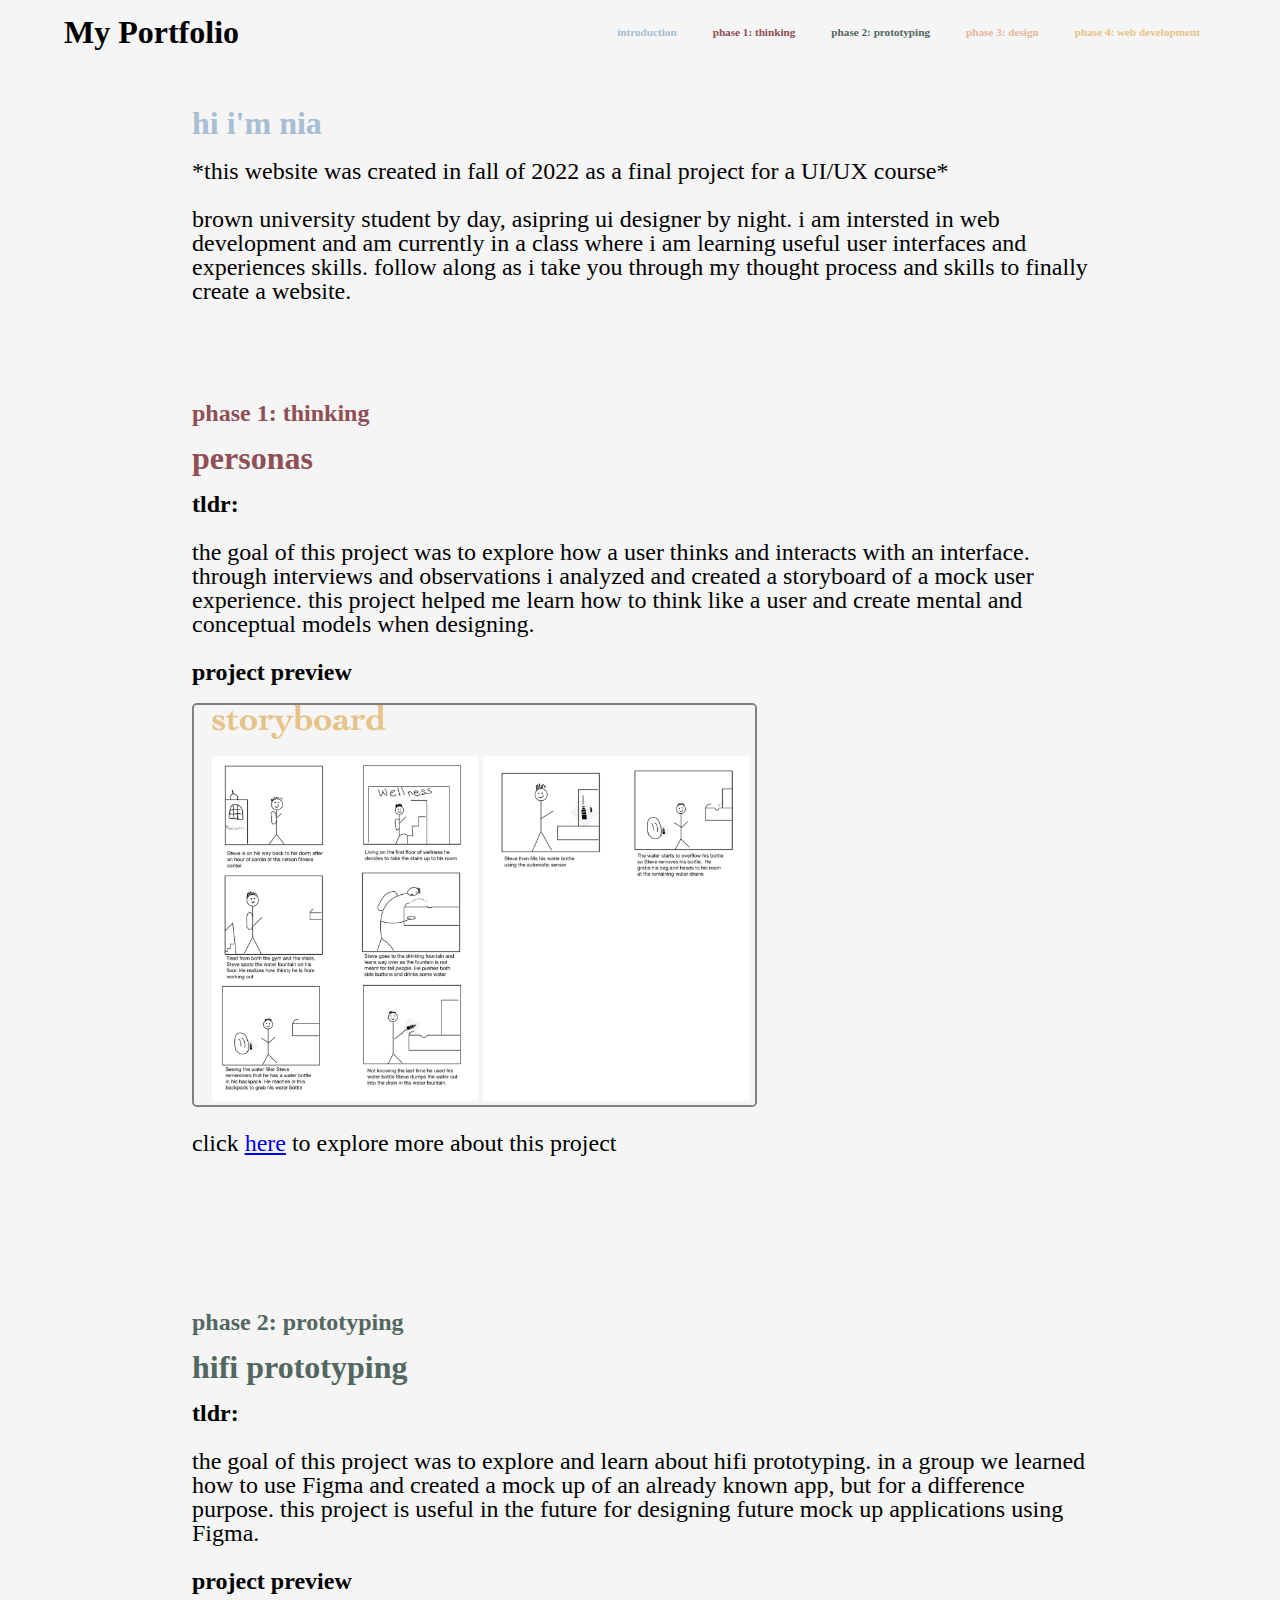
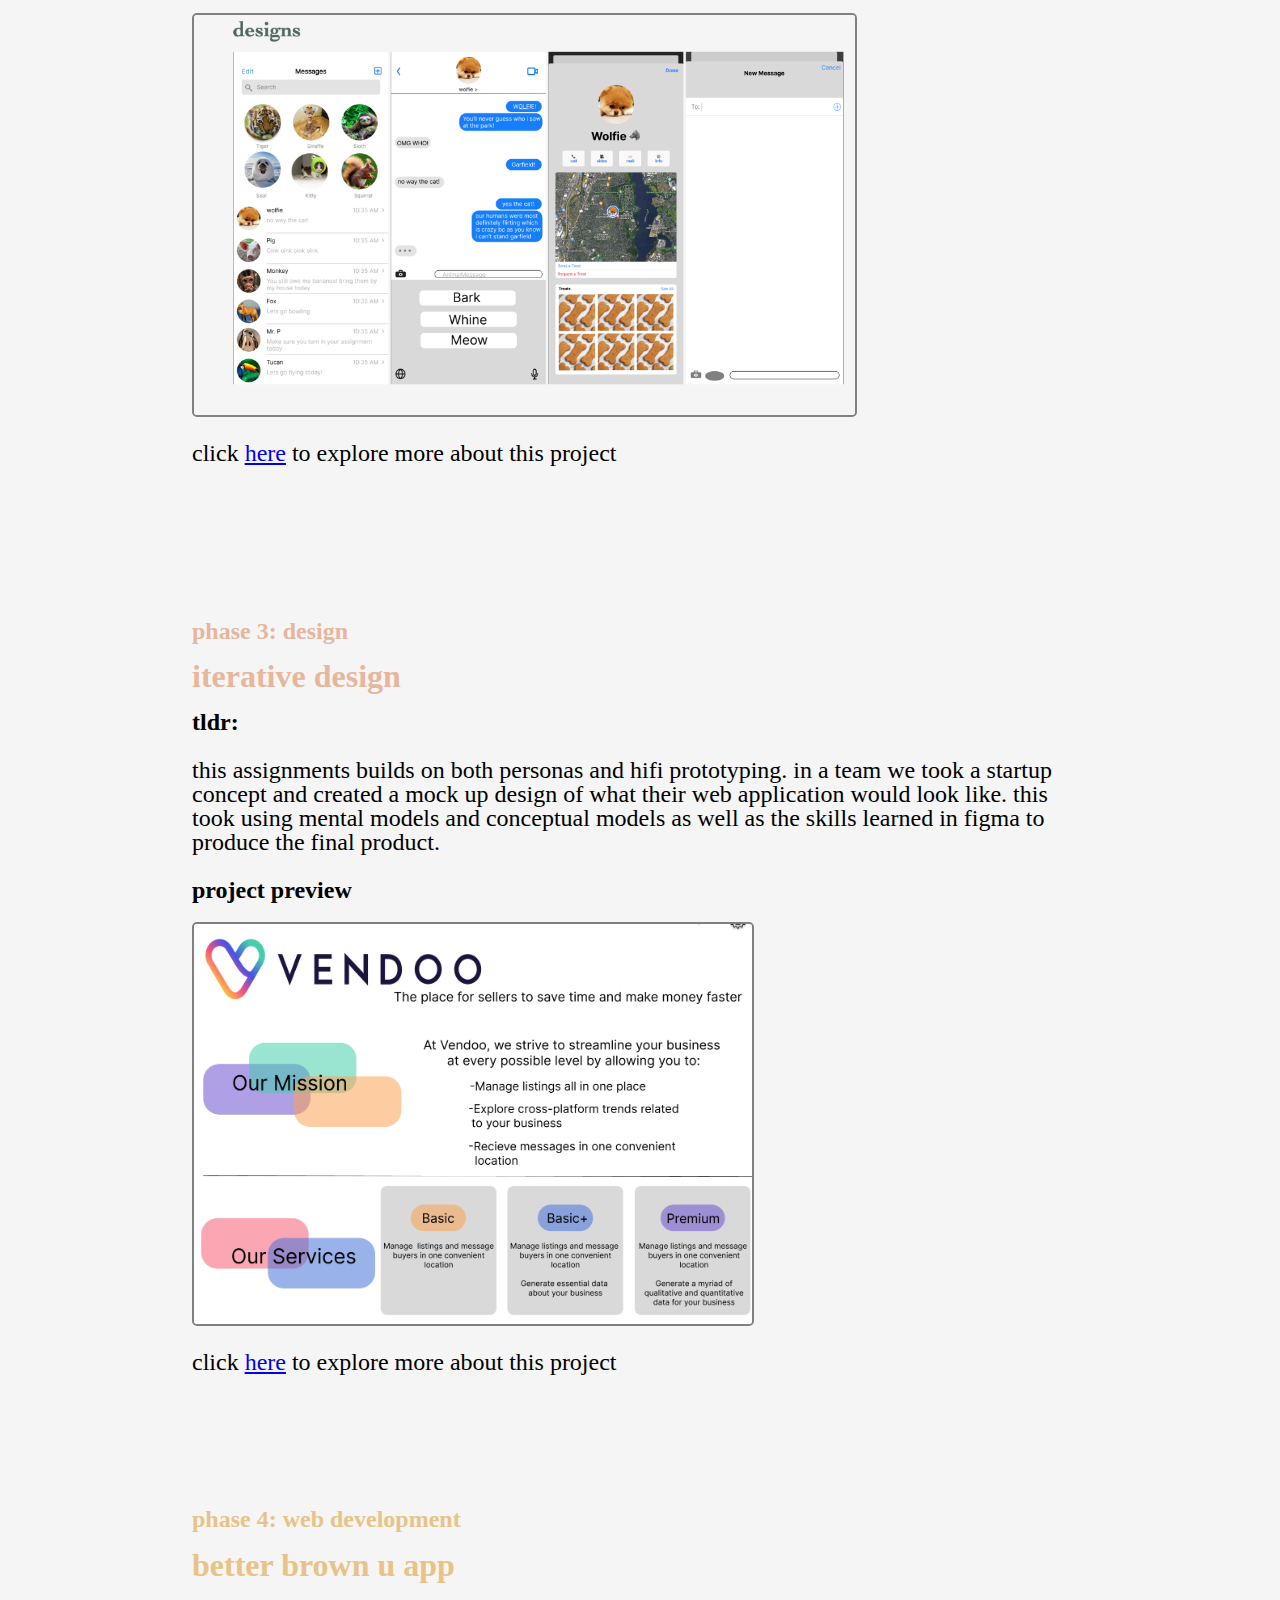
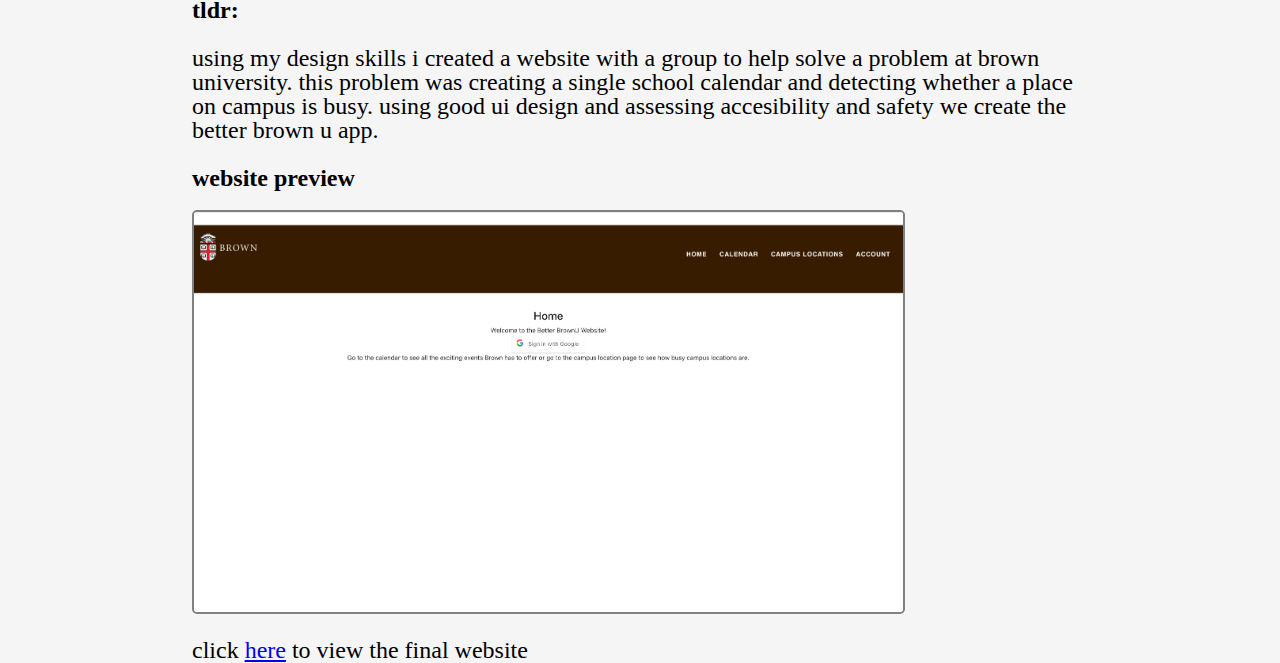
<file: index.html>
<html>
    <head>
        <title>"Final Portfolio"</title>
        
        <link href="style.css" rel="stylesheet" type = "text/css">
        <!--<link href='https://fonts.googleapis.com/css?family=Quicksand' rel="stylesheet">-->
    </head>

    <body class="body">
        <nav class="navbar">
            <div class="navbar-title" style="height: 100%; display: flex; align-items: center;">
                <a href="#main" style="color: black; text-decoration: none;"><h1>My Portfolio</h1></a>
            </div>

            <div class="navbar-item-container">
                <a class="navbar-item" id="navbar-item-intro" href="#introduction">introduction</a>
                <a class="navbar-item" id="navbar-item-p1" href="#personas">phase 1: thinking</a>
                <a class="navbar-item" id="navbar-item-p2" href="#hifi">phase 2: prototyping</a>
                <a class="navbar-item" id="navbar-item-p3" href="#iterative-design">phase 3: design</a>
                <a class="navbar-item" id="navbar-item-p4" href="#web-app">phase 4: web development</a>
            </div>

            <!--<div class="navbar-line"></div>-->
        </nav>
          
        <div class="main" id="main">
            
            <div class="main-sections" id="introduction" href="#introduction">
                <h1 id="main-section-intro-header">hi i'm nia</h1>
                <p>*this website was created in fall of 2022 as a final project for a UI/UX course*</p>
                <p>brown university student by day, asipring ui designer by night. i am intersted in web development 
                    and am currently in a class where i am learning useful user interfaces and experiences skills. 
                    follow along as i take you through my thought process and skills to finally create a website. 
                </p>



            </div>

            <div class="main-sections" id="personas" href="#personas" style="padding-top: 6%;">
                <h2 id="main-section-p1-header">phase 1: thinking</h2>
                <h1 id="main-section-p1-header">personas</h1>

                <div class="sub-section" id="main-p1-sketching" style="margin-bottom: 5%;">
                    <h2>tldr:</h2>
                    <p>the goal of this project was to explore how a user thinks and interacts with an interface. 
                        through interviews and observations i analyzed and created a storyboard of a mock user experience. this 
                        project helped me learn how to think like a user and create mental and conceptual models when designing. 
                    </p>
                    <h2>project preview</h2> 
                    <img class = "home-img"src = "home/personashome.png">
                    <p>click <a href = "personas.html" target="_blank"> here</a> to explore more about this project</p>
    
                 
                    

            </div>

            <div class="main-sections" id="hifi" href="#hifi">
                <h2 id="main-section-p2-header">phase 2: prototyping</h2>
                <h1 id="main-section-p2-header">hifi prototyping</h1>
                
                <div class="sub-section" id="main-p2-hifi" style="margin-bottom: 5%;">
                    <h2>tldr:</h2>
                    <p> the goal of this project was to explore and learn about hifi prototyping. in a group we learned how to 
                        use Figma and created a mock up of an already known app, but for a difference purpose. this project is useful in the future for designing future mock up
                        applications using Figma. 
                    </p>
                    <h2>project preview</h2> 
                    <img class = "home-img" src = "home/hifihome.png">
                    <p>click <a href = "studio.html" target="_blank"> here</a> to explore more about this project</p>

                
                </div>

            </div>

            <div class="main-sections" id="iterative-design" href="#iterative-design">
                <h2 id="main-section-p3-header">phase 3: design</h2>
                <h1 id="main-section-p3-header">iterative design</h1>
                <h2>tldr:</h2>
                <p> this assignments builds on both personas and hifi prototyping. in a team we took a startup concept and created
                    a mock up design of what their web application would look like. this took using mental models and conceptual models
                    as well as the skills learned in figma to produce the final product. 
                </p>

                <h2>project preview</h2> 
                <img class = "home-img" src = "home/iterativehome.png">
                <p>click <a href = "iterative.html" target="_blank"> here</a> to explore more about this project</p>

             
            </div>

            <div class="main-sections" id="web-app" href="#web-app">
                <h2 id="main-section-p4-header">phase 4: web development</h2>
                <h1 id="main-section-p4-header">better brown u app</h1>
                <h2>tldr:</h2>
                <p>using my design skills i created a website with a group to help solve a problem at brown university. this problem was creating a single
                    school calendar and detecting whether a place on campus is busy. using good ui design and assessing accesibility and safety we create 
                    the better brown u app.      
                </p>
                <h2>website preview</h2>
                <img class = "home-img" src ="home/32homepage.png">
                <p>click <a href = "https://cs32termproject.web.app/" target="_blank"> here</a> to view the final website</p>
                
                 
            </div>

        </div>
    </body>
</html>
</file>
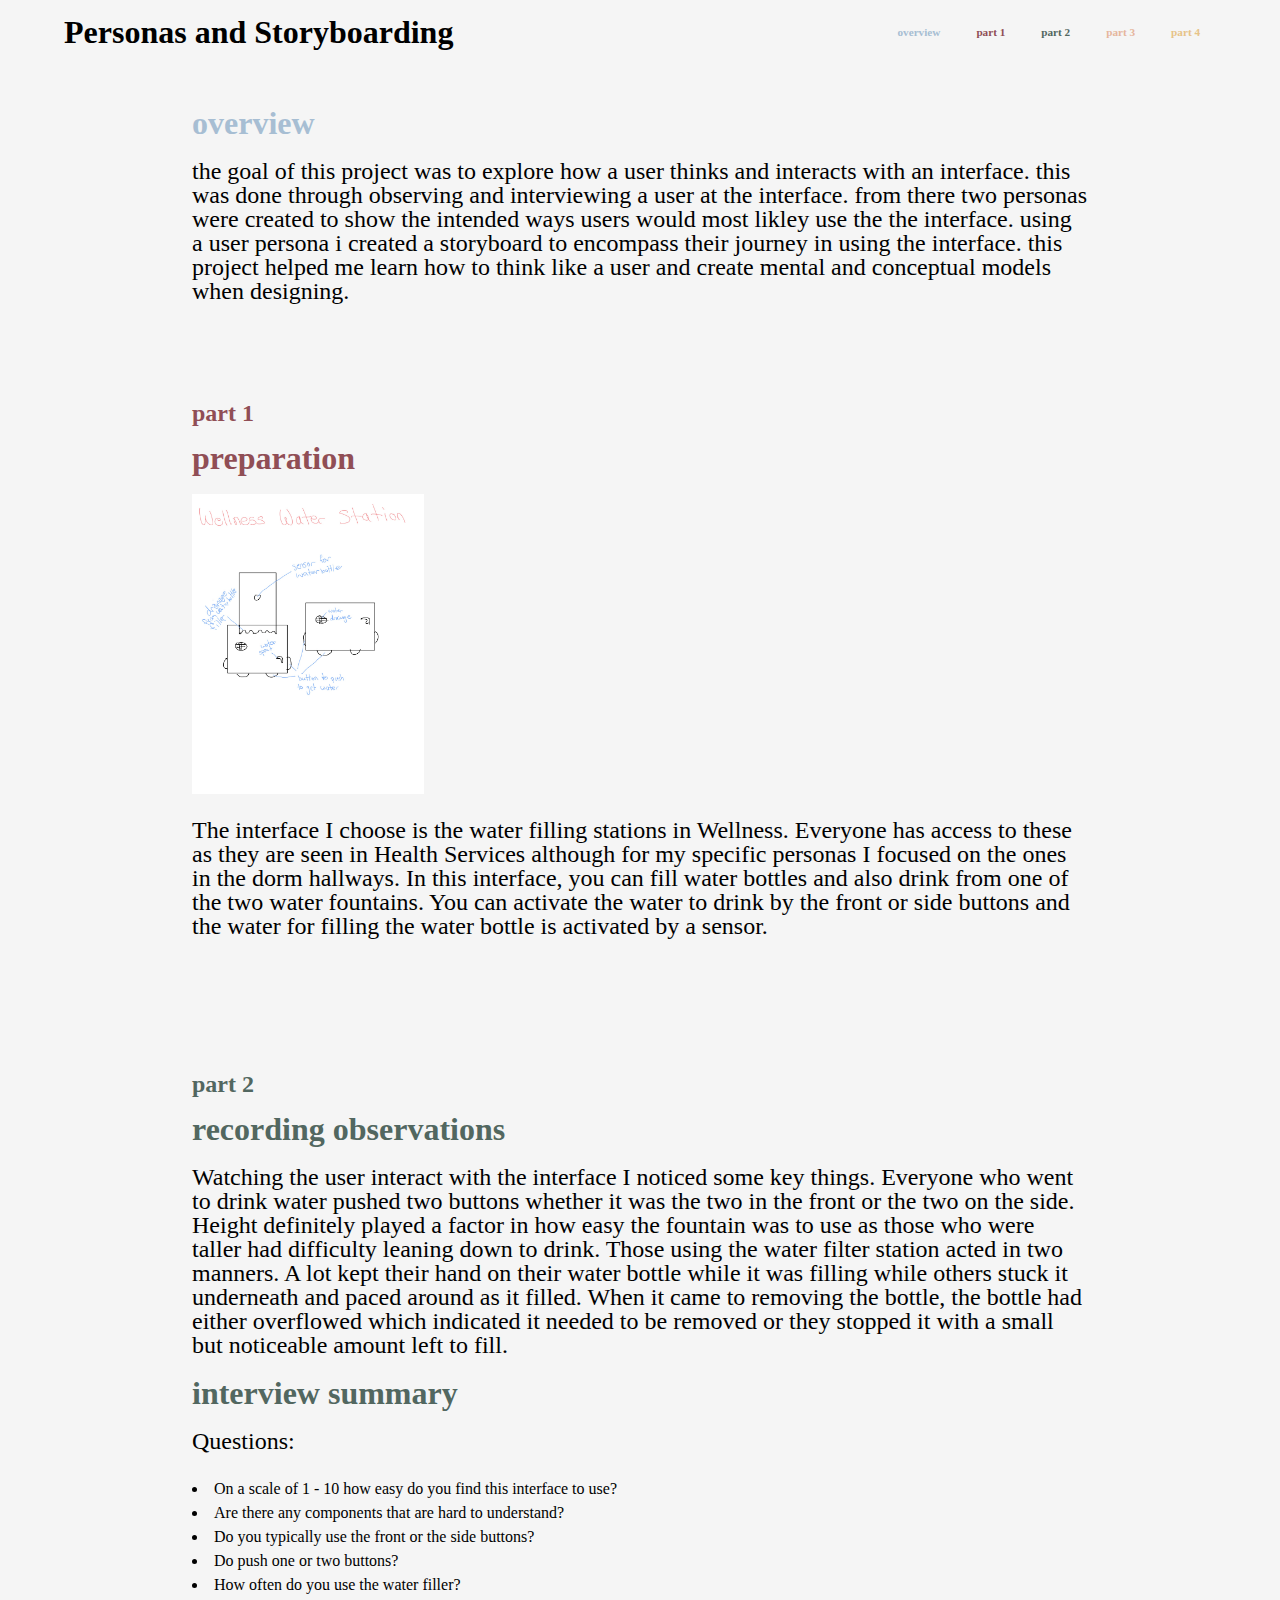
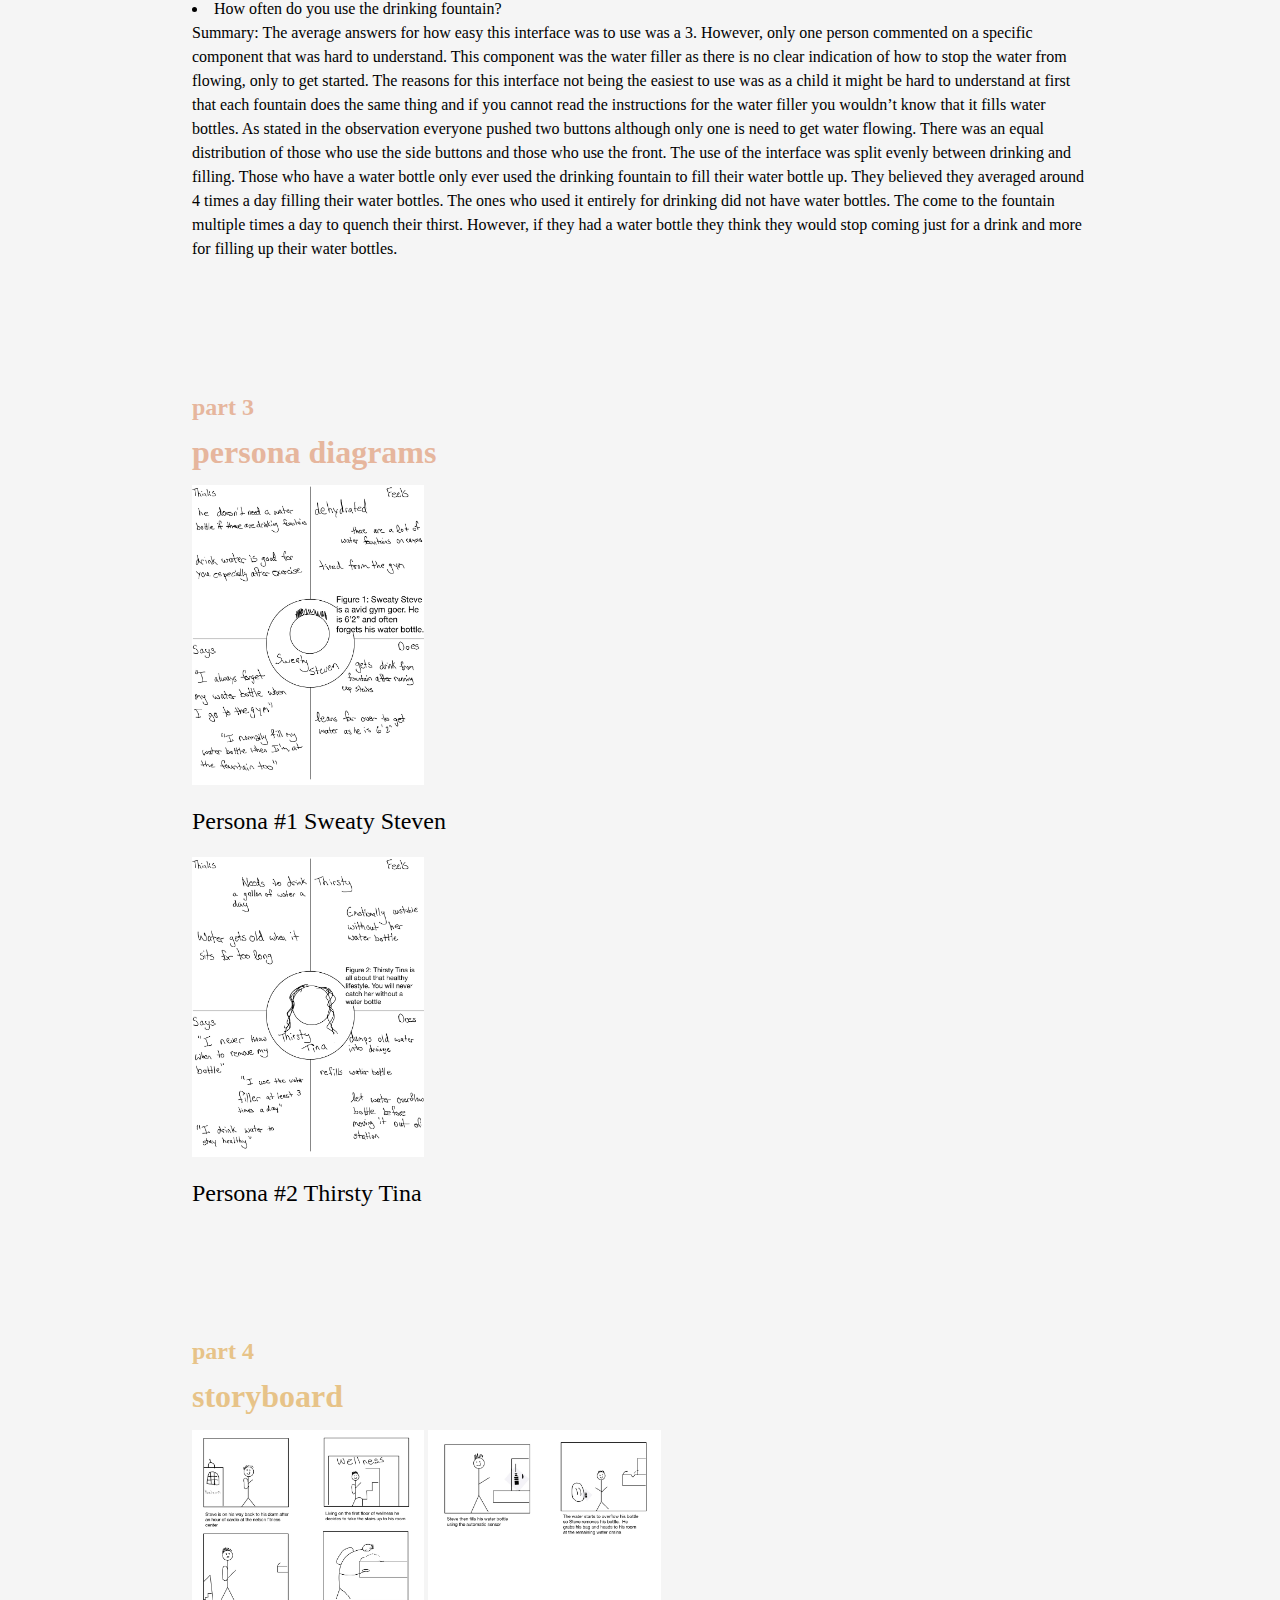
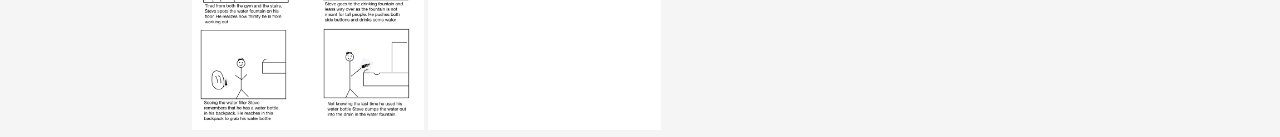
<file: personas.html>
<html>
    <head>
        <title>"Personas and Storyboarding"</title>
        
        <link href="style.css" rel="stylesheet" type = "text/css">
        <!--<link href='https://fonts.googleapis.com/css?family=Quicksand' rel="stylesheet">-->
    </head>

    <body class="body">
        <nav class="navbar">
            <div class="navbar-title" style="height: 100%; display: flex; align-items: center;">
                <a href="#main" style="color: black; text-decoration: none;"><h1>Personas and Storyboarding</h1></a>
            </div>

            <div class="navbar-item-container">
                <a class="navbar-item" id="navbar-item-intro" href="#overview">overview</a>
                <a class="navbar-item" id="navbar-item-p1" href="#part1">part 1</a>
                <a class="navbar-item" id="navbar-item-p2" href="#part2">part 2</a>
                <a class="navbar-item" id="navbar-item-p3" href="#part3">part 3</a>
                <a class="navbar-item" id="navbar-item-p4" href="#part4">part 4</a>
            </div>

            <!--<div class="navbar-line"></div>-->
        </nav>
          
        <div class="main" id="main">
            
            <div class="main-sections" id="overview" href="#overview">
                <h1 id="main-section-intro-header">overview</h1>
                <p> the goal of this project was to explore how a user thinks and interacts with an interface. this was done
                    through observing and interviewing a user at the interface. from there two personas were created to show 
                    the intended ways users would most likley use the the interface. using a user persona i created a storyboard
                    to encompass their journey in using the interface. this project helped me learn how to think like a user and 
                    create mental and conceptual models when designing.
                </p>



            </div>

            <div class="main-sections" id="part1" href="#part1" style="padding-top: 6%;">
                <h2 id="main-section-p1-header">part 1</h2>
                <h1 id="main-section-p1-header">preparation</h1>
                <p>
                    <img class="personas-img" src="personas/Personas-1.jpg"/>
                    <br></br>
                    The interface I choose is the water filling stations in Wellness. 
                    Everyone has access to these as they are seen in Health Services 
                    although for my specific personas I focused on the ones in the dorm 
                    hallways. In this interface, you can fill water bottles and also drink 
                    from one of the two water fountains. You can activate the water to drink 
                    by the front or side buttons and the water for filling the water bottle 
                    is activated by a sensor. 
                </p>
            </div>

            <div class="main-sections" id="part2" href="#part2">
                <h2 id="main-section-p2-header">part 2</h2>
                <h1 id="main-section-p2-header">recording observations</h1>
                <p>Watching the user interact with the interface I noticed some key things. 
                    Everyone who went to drink water pushed two buttons whether it was the two 
                    in the front or the two on the side. Height definitely played a factor in 
                    how easy the fountain was to use as those who were taller had difficulty 
                    leaning down to drink. Those using the water filter station acted in two 
                    manners. A lot kept their hand on their water bottle while it was filling 
                    while others stuck it underneath and paced around as it filled. When it 
                    came to removing the bottle, the bottle had either overflowed which 
                    indicated it needed to be removed or they stopped it with a small but 
                    noticeable amount left to fill.  </p>
                <h1 id="main-section-p2-header">interview summary</h1>
                <p> Questions:
                    <li>On a scale of 1 - 10 how easy do you find this interface to use?</li>
                    <li>Are there any components that are hard to understand?</li>
                    <li>Do you typically use the front or the side buttons?</li>
                    <li>Do push one or two buttons?</li>
                    <li>How often do you use the water filler?</li>
                    <li>How often do you use the drinking fountain?</li>
                    
                    Summary:
                    The average answers for how easy this interface was to use was a 3. However, only one person commented on a specific component that was hard to understand. This component was the water filler as there is no clear indication of how to stop the water from flowing, only to get started. The reasons for this interface not being the easiest to use was as a child it might be hard to understand at first that each fountain does the same thing and if you cannot read the instructions for the water filler you wouldn’t know that it fills water bottles.
                    As stated in the observation everyone pushed two buttons although only one is need to get water flowing. There was an equal distribution of those who use the side buttons and those who use the front.
                    The use of the interface was split evenly between drinking and filling. Those who have a water bottle only ever used the drinking fountain to fill their water bottle up. They believed they averaged around 4 times a day filling their water bottles. The ones who used it entirely for drinking did not have water bottles. The come to the fountain multiple times a day to quench their thirst. However, if they had a water bottle they think they would stop coming just for a drink and more for filling up their water bottles.
                    
                    
                    </p>


            </div>

            <div class="main-sections" id="part3" href="#part3">
                <h2 id="main-section-p3-header">part 3</h2>
                <h1 id="main-section-p3-header">persona diagrams</h1>
                <img class="personas-img" src = "personas/Personas-2.jpg" />
                <p>Persona #1 Sweaty Steven</p>
                <img class="personas-img" src = "personas/Personas-3.jpg" />
                <p>Persona #2 Thirsty Tina</p>

             
            </div>

            <div class="main-sections" id="part4" href="#part4">
                <h2 id="main-section-p4-header">part 4</h2>
                <h1 id="main-section-p4-header">storyboard</h1>
                <img class="personas-img" src ="personas/Personas-4.jpg"/>
                <img class="personas-img" src ="personas/Personas-5.jpg"/>
            </div>

        </div>
    </body>
</html>
</file>
<file: style.css>
:root {
    --main-color1: whitesmoke;
    --main-color2: black;
    --main-color3: gray;
    --accent-color1: #a7bed3;
    --accent-color2: #904e55;
    --accent-color3: #526760;
    --accent-color4: #E6B69D;
    --accent-color5: #e7c388;
    /* f2cc8f #ffcaafd4b483 , b0d0d3 , C08497, f7af9d, f7e3af , f3eec3 , f1ffc4 , c6e2e9 , dab894*/
}

html {
    font-family: Cambria, Cochin, Georgia, Times, 'Times New Roman', serif;
    margin: 0; /*TODO: FIGURE OUT MARGIN VS PADDING*/
    scroll-behavior: smooth;
    line-height: 150%;
    background-color: whitesmoke;
}

.personas-img{
    width: auto;
    height: 300px;
}

.home-img{
    width: auto;
    height: 400px;
    border: 2px solid gray;
    border-radius: 5px;
}

.studio-img{
    width: auto;
    height: 500px;
}

ul {
    list-style: none;
}

ul li::before {
    content: "\2022";  /* Add content: \2022 is the CSS Code/unicode for a bullet */
    color: var(--accent-color3); /* Change the color */
    font-size:x-large;
    display: inline-block; /* Needed to add space between the bullet and the text */
    width: 1em; /* Also needed for space (tweak if needed) */
    margin-left: -1em; /* Also needed for space (tweak if needed) */
  }

/* The navigation bar */
.navbar {
    padding-left: 1rem;
    padding-right: 1rem;
    overflow: hidden;
    background-color: var(--main-color1); 
    position: fixed; /* Set the navbar to fixed position */
    top: 0; /* Position the navbar at the top of the page */
    width: 90%; /* Full width */
    height: 4rem;
    display: flex;
    flex-wrap: wrap;
    /*border-bottom: 1px solid var(--main-color2);*/
}

.navbar-title {
    height: fit-content;
}

.navbar-line {
    margin-top: -1.2rem;
    
    width: 95%;
    height: 1px;
    background-color: black;
    line-height: 80%;
}

.navbar-item-container {
    margin-left: auto;
    align-self: center;
    max-width: 70%;
    
}
  
/* Links inside the navbar */
.navbar-item {

    display: inline-block;
    position: relative;
    color: var(--main-color2);
    text-align: center;
    padding: 14px 16px;
    text-decoration: none;
    font-weight: 700;
    font-size: 90%;
}

/* Link animation */



.navbar-item::after {
    content: '';
    position: absolute;
    width: 60%;
    transform: scaleX(0);
    height: 3px;
    bottom: 0;
    left: 20%; /* CHANGE */
    transform-origin: bottom right;
    transition: transform 0.25s ease-out;
}

.navbar-item:hover::after {
    transform: scaleX(1);
    transform-origin: bottom left;
}

/* Change background on hover of Introduction nav item */
#navbar-item-intro {
    color: var(--accent-color1);
}
#navbar-item-intro::after {
    background-color: var(--accent-color1);
}



/* Change background on hover of p1 nav item */
#navbar-item-p1 {
    color: var(--accent-color2);
}

#navbar-item-p1::after {
    background-color: var(--accent-color2);
}

#navbar-item-p2 {
    color: var(--accent-color3);
}

#navbar-item-p2::after {
    background-color: var(--accent-color3);
}

#navbar-item-p3 {
    color: var(--accent-color4);
}

#navbar-item-p3::after {
    background-color: var(--accent-color4);
}

#navbar-item-p4 {
    color: var(--accent-color5);
}

#navbar-item-p4::after {
    background-color: var(--accent-color5);
}

p{
    font-size:x-large;
}


/* Main content */
.main {
    width: 70%;
    
    margin-left: auto;
    margin-right: auto;
}

body {
    margin: 0;
    display: flex;
    justify-content: center;
    padding-bottom: 5%;
}

.main-sections {
    padding-top: 10%;
}

#main-section-intro-header {
    color: var(--accent-color1)
}
#main-section-p1-header {
    color: var(--accent-color2)
}
#main-section-p2-header {
    color: var(--accent-color3)
}
#main-section-p3-header {
    color: var(--accent-color4)
}
#main-section-p4-header {
    color: var(--accent-color5)
}

.main-p1-sketching-container {
    display: block;
    margin-bottom: 2%;
}

.main-p1-sketching-image-container {
    width: 100%;
    display: flex;
    justify-content: space-between;
}

.main-p1-sketching-image {
    width: 30%;
}

.main-p1-sketching-name-container {
    width: 100%;
    text-align: center;
    font-weight: bold;
    margin: 0;
}

@media screen and (max-width: 1400px) {


    #title-span {
        display: none;
    }

    .navbar-item {
        font-size: 70%;
    }
}

@media screen and (max-width: 960px) {

    .navbar-item-container {
        display: none;
    }
}
</file>
